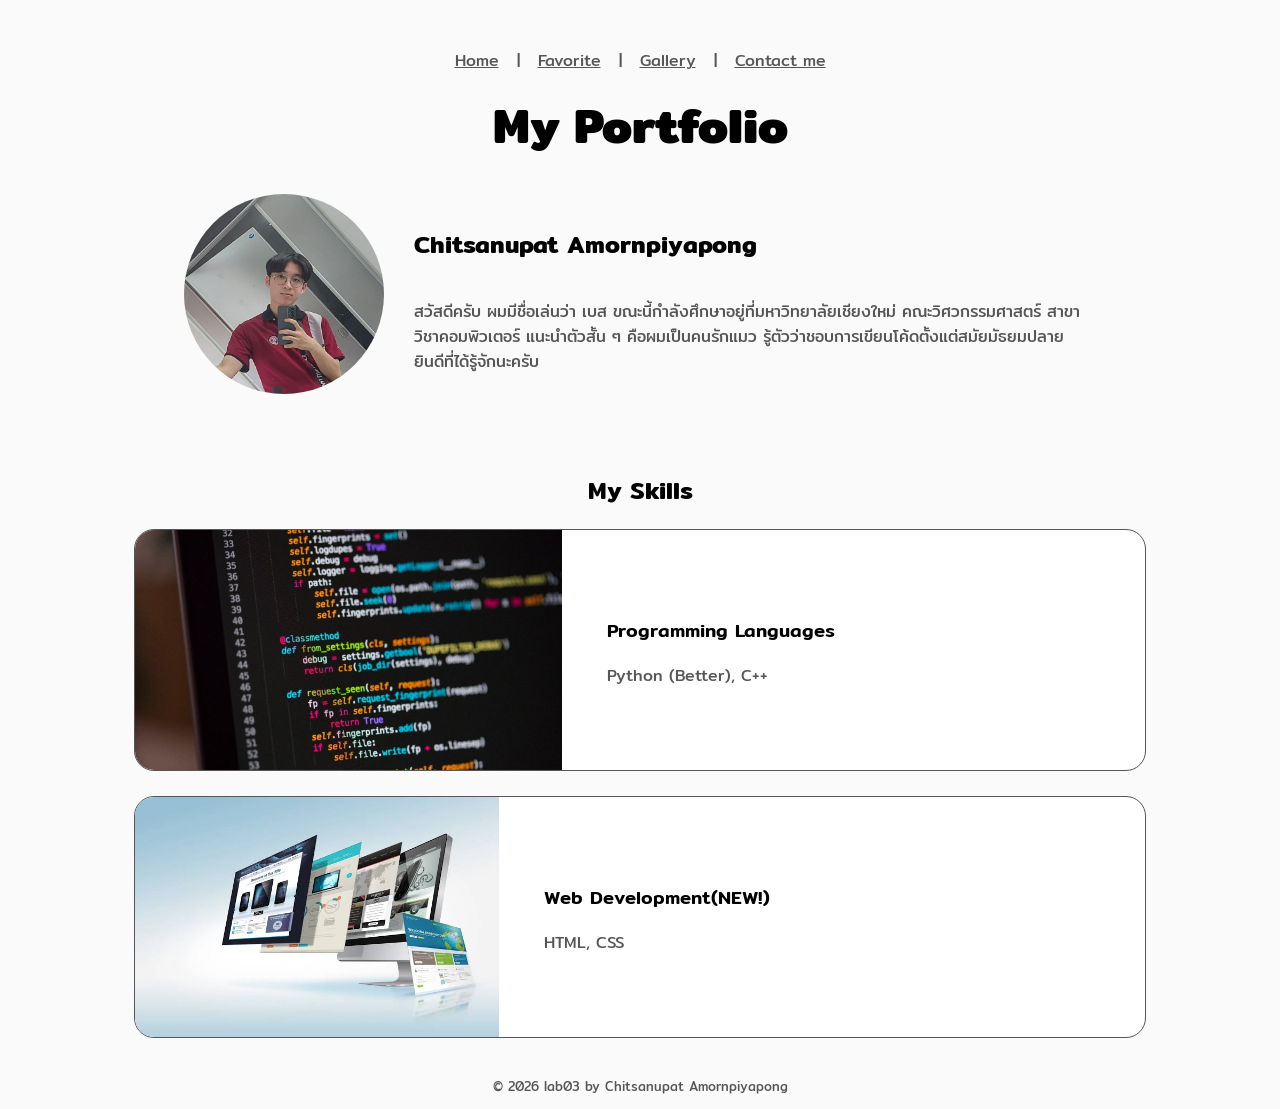
<file: index.html>
<!doctype html>
<html lang="en">
  <head>
    <meta charset="UTF-8" />
    <meta name="viewport" content="width=device-width, initial-scale=1.0" />
    <title>My Portfolio</title>
    <link rel="preconnect" href="https://fonts.googleapis.com" />
    <link rel="preconnect" href="https://fonts.gstatic.com" crossorigin />
    <link
      href="https://fonts.googleapis.com/css2?family=Mitr:wght@200;300;400;500;600;700&family=Playpen+Sans+Thai:wght@100..800&display=swap"
      rel="stylesheet"
    />
    <link rel="stylesheet" href="style.css" />
  </head>
  <body>
    <header>
      <p style="text-align: center; margin-top: 3em; height: 0.5em">
        <a href="index.html">Home</a> &nbsp; | &nbsp;
        <a href="favorite.html">Favorite</a> &nbsp; | &nbsp;
        <a href="gallery.html">Gallery</a> &nbsp; | &nbsp;
        <a href="contact.html">Contact me</a>
      </p>
      <h1 style="text-align: center; height: 0.5em">My Portfolio</h1>
    </header>

    <div class="profile-container">
      <div style="flex-shrink: 0">
        <img
          src="image/profile.jpg"
          alt="Profile Picture"
          class="profile-img"
        />
      </div>

      <div class="profile-detail">
        <h2>Chitsanupat Amornpiyapong</h2>
        <p>
          สวัสดีครับ ผมมีชื่อเล่นว่า เบส
          ขณะนี้กำลังศึกษาอยู่ที่มหาวิทยาลัยเชียงใหม่ คณะวิศวกรรมศาสตร์
          สาขาวิชาคอมพิวเตอร์ แนะนำตัวสั้น ๆ คือผมเป็นคนรักแมว
          รู้ตัวว่าชอบการเขียนโค้ดตั้งแต่สมัยมัธยมปลาย ยินดีที่ได้รู้จักนะครับ
        </p>
      </div>
    </div>

    <h2 style="text-align: center">My Skills</h2>
    <div class="card">
      <img src="image/coding.jpg" alt="coding" class="card-img" />
      <div class="gallery-content">
        <h3>Programming Languages</h3>
        <p>Python (Better), C++</p>
      </div>
    </div>
    &nbsp;
    <div class="card">
      <img src="image/web.jpg" alt="web" class="card-img" />
      <div class="gallery-content">
        <h3>Web Development(NEW!)</h3>
        <p>HTML, CSS</p>
      </div>
    </div>

    <footer style="text-align: center; margin-top: 3em; font-size: 0.8em">
      <p>&copy; 2026 lab03 by Chitsanupat Amornpiyapong</p>
    </footer>
  </body>
</html>
</file>
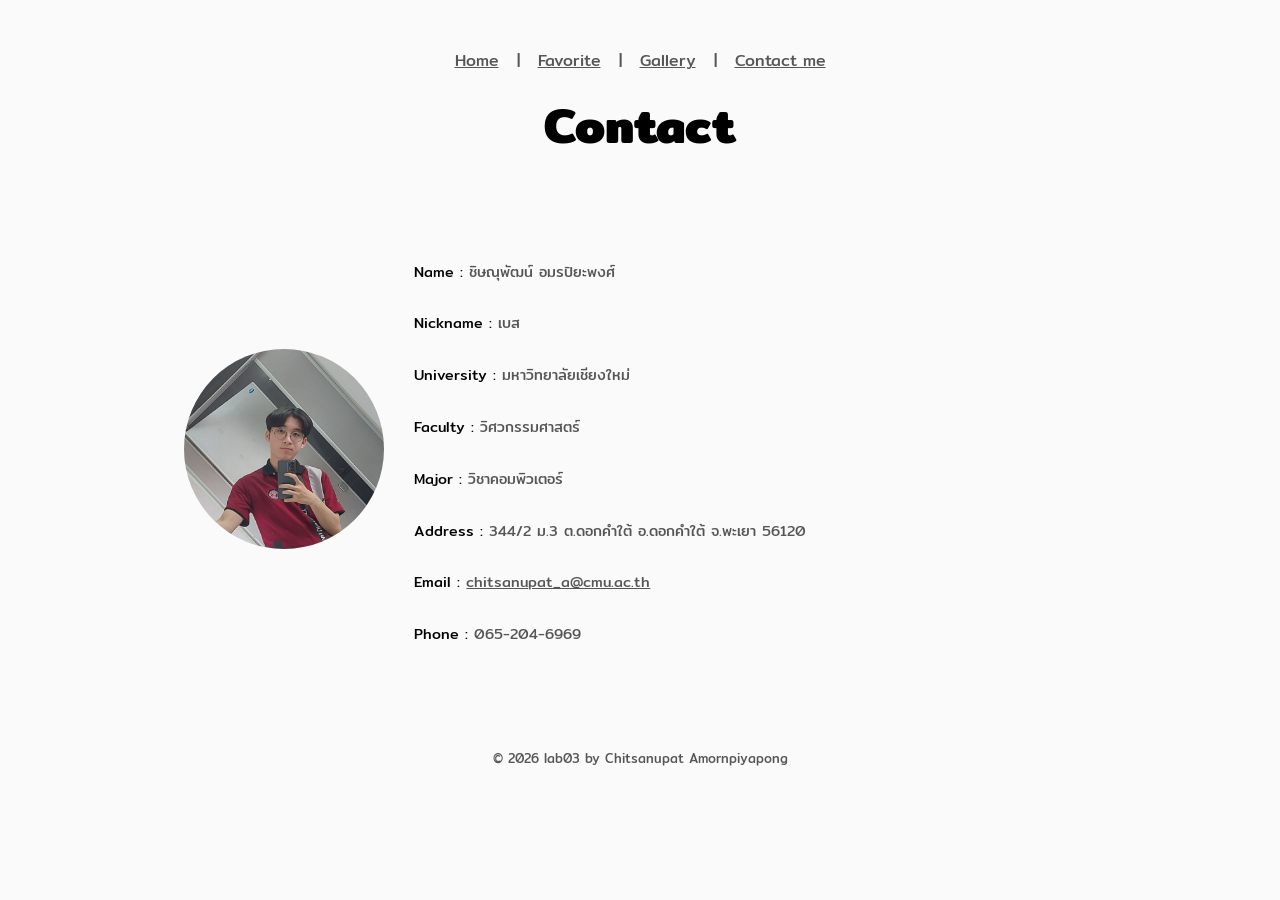
<file: contact.html>
<!doctype html>
<html lang="en">
  <head>
    <meta charset="UTF-8" />
    <meta name="viewport" content="width=device-width, initial-scale=1.0" />
    <title>My Portfolio</title>
    <link rel="preconnect" href="https://fonts.googleapis.com" />
    <link rel="preconnect" href="https://fonts.gstatic.com" crossorigin />
    <link
      href="https://fonts.googleapis.com/css2?family=Mitr:wght@200;300;400;500;600;700&family=Playpen+Sans+Thai:wght@100..800&display=swap"
      rel="stylesheet"
    />
    <link rel="stylesheet" href="style.css" />
  </head>
  <body>
    <header>
      <p style="text-align: center; margin-top: 3em; height: 0.5em">
        <a href="index.html">Home</a> &nbsp; | &nbsp;
        <a href="favorite.html">Favorite</a> &nbsp; | &nbsp;
        <a href="gallery.html">Gallery</a> &nbsp; | &nbsp;
        <a href="contact.html">Contact me</a>
      </p>
      <h1 style="text-align: center">Contact</h1>
    </header>

    <div class="profile-container">
      <div style="flex-shrink: 0">
        <img
          src="image/profile.jpg"
          alt="Profile Picture"
          class="profile-img"
        />
      </div>

      <div class="profile-detail" style="font-size: 0.9em">
        <p style="color: #000000">
          Name : <span style="color: #565656">ชิษณุพัฒน์ อมรปิยะพงศ์</span>
        </p>
        <p style="color: #000000">
          Nickname : <span style="color: #565656">เบส</span>
        </p>
        <p style="color: #000000">
          University : <span style="color: #565656">มหาวิทยาลัยเชียงใหม่</span>
        </p>
        <p style="color: #000000">
          Faculty : <span style="color: #565656">วิศวกรรมศาสตร์</span>
        </p>
        <p style="color: #000000">
          Major : <span style="color: #565656">วิชาคอมพิวเตอร์</span>
        </p>
        <p style="color: #000000">
          Address :
          <span style="color: #565656"
            >344/2 ม.3 ต.ดอกคำใต้ อ.ดอกคำใต้ จ.พะเยา 56120</span
          >
        </p>
        <p style="color: #000000">
          Email :
          <span style="color: #565656"
            ><a href="mailto:chitsanupat_a@cmu.ac.th"
              >chitsanupat_a@cmu.ac.th</a
            ></span
          >
        </p>
        <p style="color: #000000">
          Phone : <span style="color: #565656">065-204-6969</span>
        </p>
      </div>
    </div>

    <footer style="text-align: center; margin-top: 3em; font-size: 0.8em">
      <p>&copy; 2026 lab03 by Chitsanupat Amornpiyapong</p>
    </footer>
  </body>
</html>
</file>
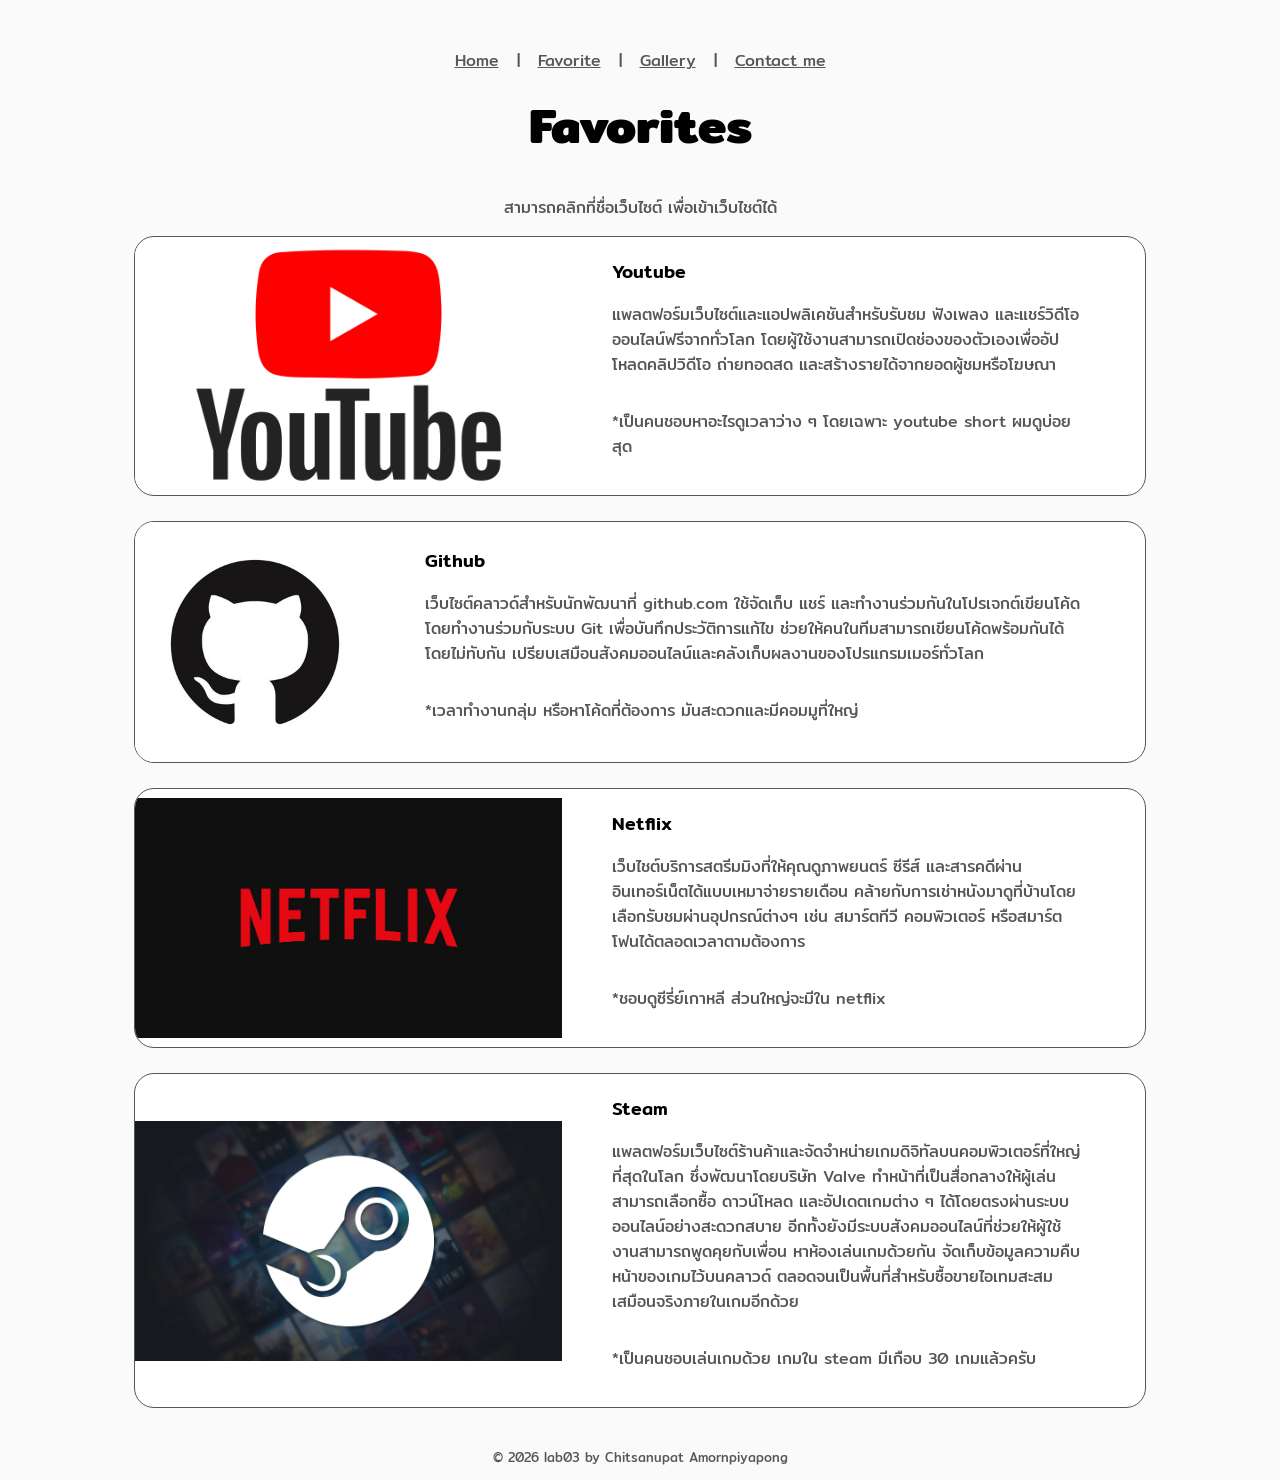
<file: favorite.html>
<!doctype html>
<html lang="en">
  <head>
    <meta charset="UTF-8" />
    <meta name="viewport" content="width=device-width, initial-scale=1.0" />
    <title>My Portfolio</title>
    <link rel="preconnect" href="https://fonts.googleapis.com" />
    <link rel="preconnect" href="https://fonts.gstatic.com" crossorigin />
    <link
      href="https://fonts.googleapis.com/css2?family=Mitr:wght@200;300;400;500;600;700&family=Playpen+Sans+Thai:wght@100..800&display=swap"
      rel="stylesheet"
    />
    <link rel="stylesheet" href="style.css" />
  </head>
  <body>
    <header>
      <p style="text-align: center; margin-top: 3em; height: 0.5em">
        <a href="index.html">Home</a> &nbsp; | &nbsp;
        <a href="favorite.html">Favorite</a> &nbsp; | &nbsp;
        <a href="gallery.html">Gallery</a> &nbsp; | &nbsp;
        <a href="contact.html">Contact me</a>
      </p>
      <h1 style="text-align: center">Favorites</h1>
      <p style="text-align: center">
        สามารถคลิกที่ชื่อเว็บไซต์ เพื่อเข้าเว็บไชต์ได้
      </p>
    </header>

    <div class="card">
      <img src="image/youtube.jpg" alt="youtube" class="card-img" />
      <div class="card-content">
        <a class="card-h3-a" href="https://youtube.com" target="_blank"
          >Youtube</a
        >
        <p>
          แพลตฟอร์มเว็บไซต์และแอปพลิเคชันสำหรับรับชม ฟังเพลง
          และแชร์วิดีโอออนไลน์ฟรีจากทั่วโลก
          โดยผู้ใช้งานสามารถเปิดช่องของตัวเองเพื่ออัปโหลดคลิปวิดีโอ ถ่ายทอดสด
          และสร้างรายได้จากยอดผู้ชมหรือโฆษณา
        </p>
        <p>*เป็นคนชอบหาอะไรดูเวลาว่าง ๆ โดยเฉพาะ youtube short ผมดูบ่อยสุด</p>
      </div>
    </div>
    &nbsp;
    <div class="card">
      <img src="image/github.jpg" alt="github" class="card-img" />
      <div class="card-content">
        <a class="card-h3-a" href="https://github.com" target="_blank"
          >Github</a
        >
        <p>
          เว็บไซต์คลาวด์สำหรับนักพัฒนาที่ github.com ใช้จัดเก็บ แชร์
          และทำงานร่วมกันในโปรเจกต์เขียนโค้ด โดยทำงานร่วมกับระบบ Git
          เพื่อบันทึกประวัติการแก้ไข
          ช่วยให้คนในทีมสามารถเขียนโค้ดพร้อมกันได้โดยไม่ทับกัน
          เปรียบเสมือนสังคมออนไลน์และคลังเก็บผลงานของโปรแกรมเมอร์ทั่วโลก
        </p>
        <p>*เวลาทำงานกลุ่ม หรือหาโค้ดที่ต้องการ มันสะดวกและมีคอมมูที่ใหญ่</p>
      </div>
    </div>
    &nbsp;
    <div class="card">
      <img src="image/netflix.jpg" alt="netflix" class="card-img" />
      <div class="card-content">
        <a class="card-h3-a" href="https://netflix.com" target="_blank"
          >Netflix</a
        >
        <p>
          เว็บไชต์บริการสตรีมมิงที่ให้คุณดูภาพยนตร์ ซีรีส์
          และสารคดีผ่านอินเทอร์เน็ตได้แบบเหมาจ่ายรายเดือน
          คล้ายกับการเช่าหนังมาดูที่บ้านโดยเลือกรับชมผ่านอุปกรณ์ต่างๆ เช่น
          สมาร์ตทีวี คอมพิวเตอร์ หรือสมาร์ตโฟนได้ตลอดเวลาตามต้องการ
        </p>
        <p>*ชอบดูซีรี่ย์เกาหลี ส่วนใหญ่จะมีใน netflix</p>
      </div>
    </div>
    &nbsp;
    <div class="card">
      <img src="image/steam.jpg" alt="steam" class="card-img" />
      <div class="card-content">
        <a
          class="card-h3-a"
          href="https://store.steampowered.com"
          target="_blank"
          >Steam</a
        >
        <p>
          แพลตฟอร์มเว็บไซต์ร้านค้าและจัดจำหน่ายเกมดิจิทัลบนคอมพิวเตอร์ที่ใหญ่ที่สุดในโลก
          ซึ่งพัฒนาโดยบริษัท Valve
          ทำหน้าที่เป็นสื่อกลางให้ผู้เล่นสามารถเลือกซื้อ ดาวน์โหลด
          และอัปเดตเกมต่าง ๆ ได้โดยตรงผ่านระบบออนไลน์อย่างสะดวกสบาย
          อีกทั้งยังมีระบบสังคมออนไลน์ที่ช่วยให้ผู้ใช้งานสามารถพูดคุยกับเพื่อน
          หาห้องเล่นเกมด้วยกัน จัดเก็บข้อมูลความคืบหน้าของเกมไว้บนคลาวด์
          ตลอดจนเป็นพื้นที่สำหรับซื้อขายไอเทมสะสมเสมือนจริงภายในเกมอีกด้วย
        </p>
        <p>*เป็นคนชอบเล่นเกมด้วย เกมใน steam มีเกือบ 30 เกมแล้วครับ</p>
      </div>
    </div>

    <footer style="text-align: center; margin-top: 3em; font-size: 0.8em">
      <p>&copy; 2026 lab03 by Chitsanupat Amornpiyapong</p>
    </footer>
  </body>
</html>
</file>
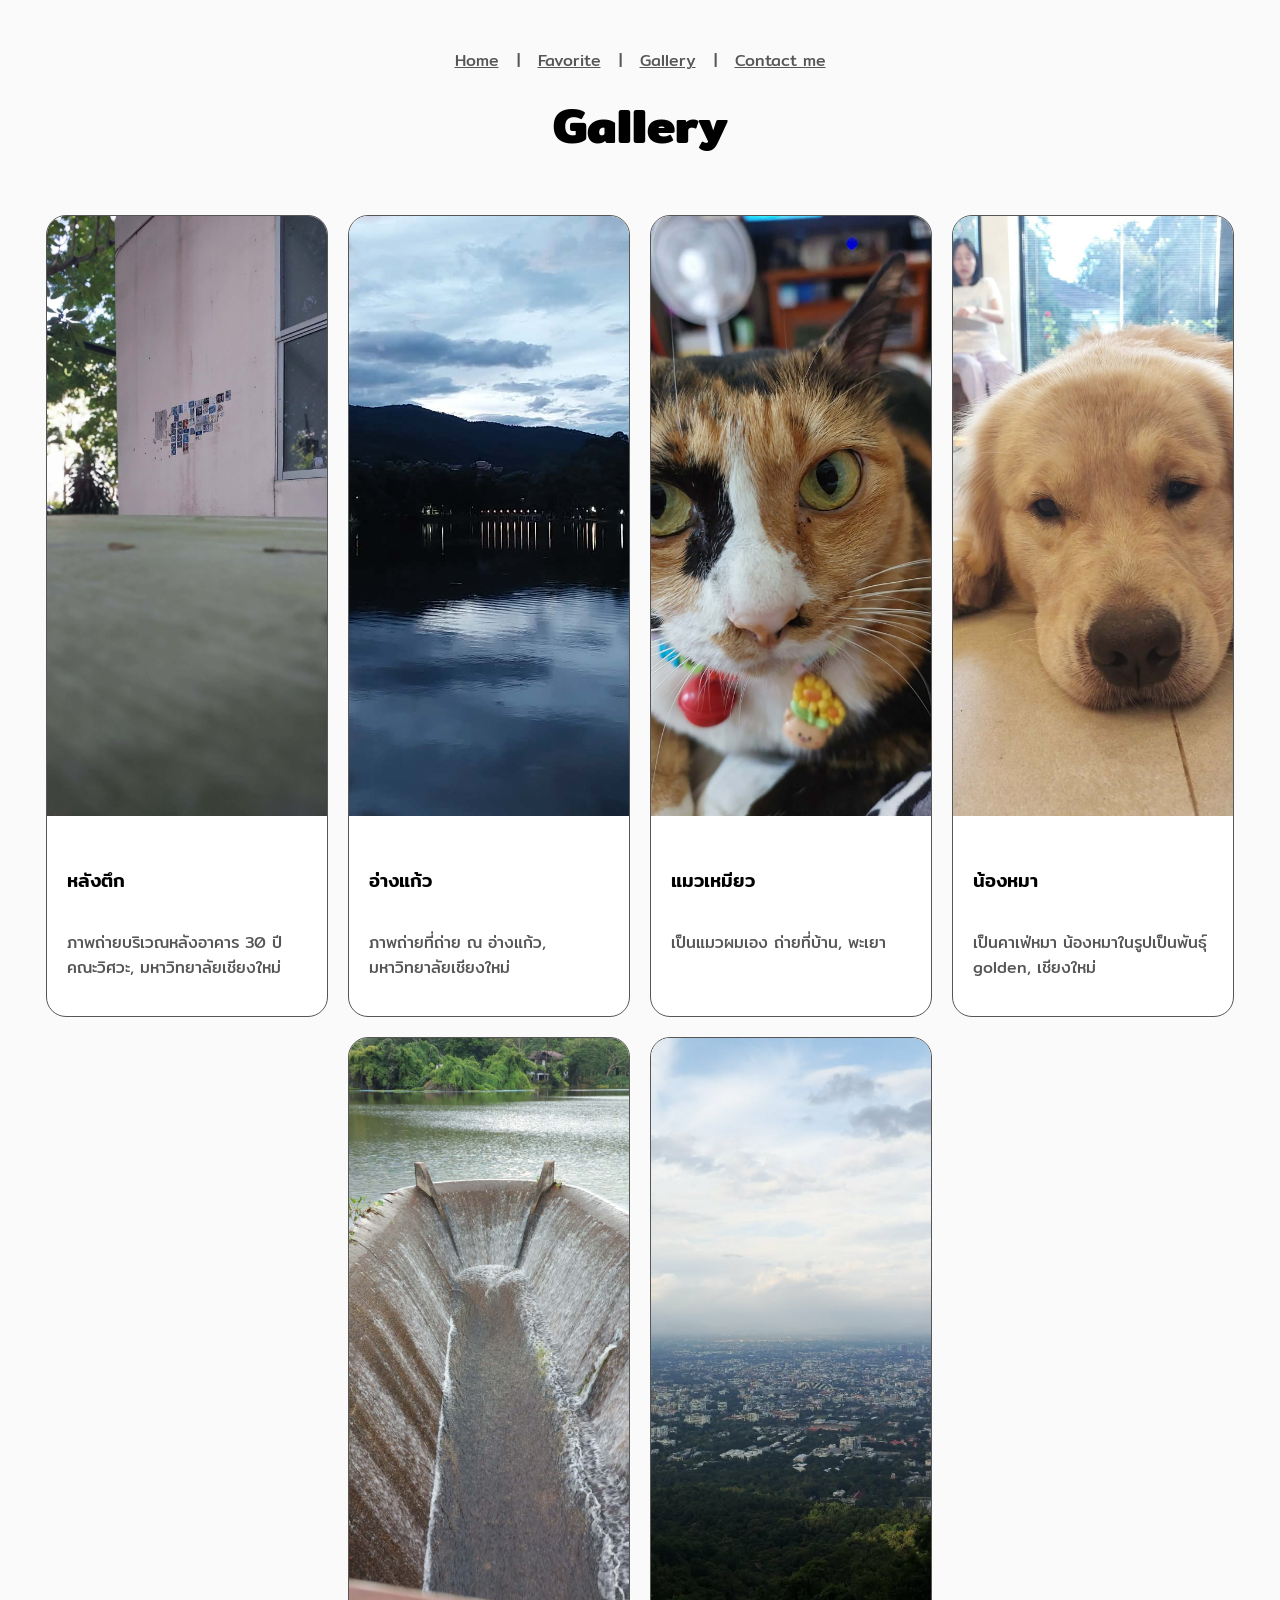
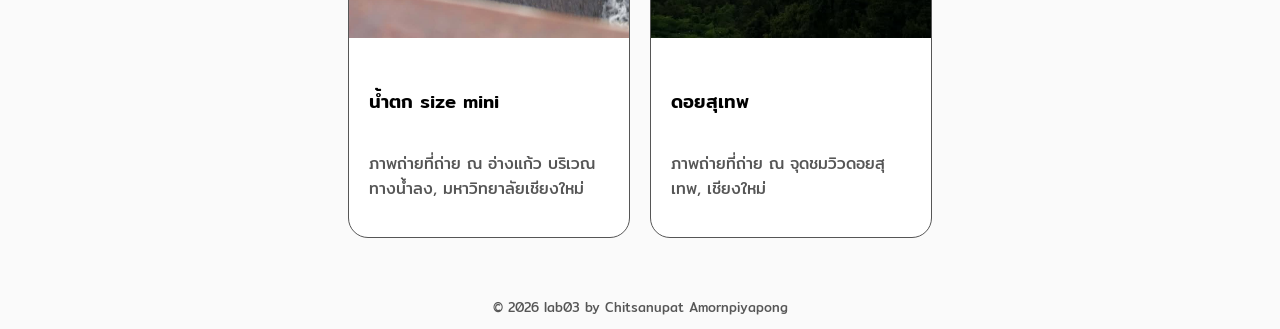
<file: gallery.html>
<!doctype html>
<html lang="en">
  <head>
    <meta charset="UTF-8" />
    <meta name="viewport" content="width=device-width, initial-scale=1.0" />
    <title>My Portfolio</title>
    <link rel="preconnect" href="https://fonts.googleapis.com" />
    <link rel="preconnect" href="https://fonts.gstatic.com" crossorigin />
    <link
      href="https://fonts.googleapis.com/css2?family=Mitr:wght@200;300;400;500;600;700&family=Playpen+Sans+Thai:wght@100..800&display=swap"
      rel="stylesheet"
    />
    <link rel="stylesheet" href="style.css" />
  </head>
  <body>
    <header>
      <p style="text-align: center; margin-top: 3em; height: 0.5em">
        <a href="index.html">Home</a> &nbsp; | &nbsp;
        <a href="favorite.html">Favorite</a> &nbsp; | &nbsp;
        <a href="gallery.html">Gallery</a> &nbsp; | &nbsp;
        <a href="contact.html">Contact me</a>
      </p>
      <h1 style="text-align: center">Gallery</h1>
    </header>
    <div class="gallery-container">
      <div class="gallery-card">
        <img src="image/picture1.jpg" alt="picture1" class="gallery-img" />
        <div class="card-content">
          <h3>หลังตึก</h3>
          <p>ภาพถ่ายบริเวณหลังอาคาร 30 ปี คณะวิศวะ, มหาวิทยาลัยเชียงใหม่</p>
        </div>
      </div>
      <div class="gallery-card">
        <img src="image/picture2.jpg" alt="picture2" class="gallery-img" />
        <div class="card-content">
          <h3>อ่างแก้ว</h3>
          <p>ภาพถ่ายที่ถ่าย ณ อ่างแก้ว, มหาวิทยาลัยเชียงใหม่</p>
        </div>
      </div>
      <div class="gallery-card">
        <img src="image/picture3.jpg" alt="picture3" class="gallery-img" />
        <div class="card-content">
          <h3>แมวเหมียว</h3>
          <p>เป็นแมวผมเอง ถ่ายที่บ้าน, พะเยา</p>
        </div>
      </div>
      <div class="gallery-card">
        <img src="image/picture4.jpg" alt="picture4" class="gallery-img" />
        <div class="card-content">
          <h3>น้องหมา</h3>
          <p>เป็นคาเฟ่หมา น้องหมาในรูปเป็นพันธุ์ golden, เชียงใหม่</p>
        </div>
      </div>
      <div class="gallery-card">
        <img src="image/picture5.jpg" alt="picture5" class="gallery-img" />
        <div class="card-content">
          <h3>น้ำตก size mini</h3>
          <p>ภาพถ่ายที่ถ่าย ณ อ่างแก้ว บริเวณทางน้ำลง, มหาวิทยาลัยเชียงใหม่</p>
        </div>
      </div>
      <div class="gallery-card">
        <img src="image/picture6.jpg" alt="picture6" class="gallery-img" />
        <div class="card-content">
          <h3>ดอยสุเทพ</h3>
          <p>ภาพถ่ายที่ถ่าย ณ จุดชมวิวดอยสุเทพ, เชียงใหม่</p>
        </div>
      </div>
    </div>

    <footer style="text-align: center; margin-top: 3em; font-size: 0.8em">
      <p>&copy; 2026 lab03 by Chitsanupat Amornpiyapong</p>
    </footer>
  </body>
</html>
</file>
<file: style.css>
.container {
  margin: 0 auto;
  max-width: 800px;
  padding: 20px;
  border: 4px solid #818181;
  background-color: #e4e4e4;
  border-radius: 15px;
}

.profile-container {
  display: flex;
  align-items: center;
  padding: 50px;
  gap: 30px;
  margin: 0 10% 0 10%;
}

.profile-img {
  height: 200px;
  width: 200px;
  border-radius: 50%;
  object-fit: cover;
}

.profile-detail {
  display: flex;
  flex-direction: column;
  flex-wrap: wrap;
  justify-content: center;
}

.gallery-container {
  display: flex;
  flex-direction: row;
  flex-wrap: wrap;
  justify-content: center;
  gap: 20px;
  padding: 20px;
}

.gallery-card {
  display: flex;
  flex-direction: column;
  background-color: #ffffff;
  width: 280px;
  margin: 0;
  border-radius: 20px;
  overflow: hidden;
  border: 1px solid #565656;
  gap: 10px;
}

.gallery-img {
  width: 300px;
  height: 600px;
  object-fit: cover;
}

.gallery-content {
  padding: 15px;
}

.card {
  display: flex;
  align-items: center;
  background-color: #ffffff;
  padding-right: 40px;
  margin: 0 10% 0 10%;
  border-radius: 20px;
  overflow: hidden;
  border: 1px solid #565656;
  gap: 30px;
}

.card-img {
  height: 100%;
  max-height: 240px;
  object-fit: cover;
  flex-shrink: 0;
}

.card-content {
  display: flex;
  flex-direction: column;
  flex-wrap: wrap;
  text-align: left;
  margin: 20px;
}

.card-h3-a {
  font-weight: 500;
  font-weight: 500;
  font-size: large;
  text-decoration: none;
  color: black;
}

body {
  font-family: "Mitr", sans-serif;
  background-color: #fafafa;
}

h1 {
  font-weight: 700;
  font-size: 3rem;
}
h2 {
  font-weight: 600;
}
h3 {
  font-weight: 500;
}
h4 {
  font-weight: 400;
}
h5 {
  font-weight: 300;
}
h6 {
  font-weight: 200;
}
p {
  font-weight: 400;
  color: #565656;
}
span {
  font-weight: 400;
  color: #565656;
}
a {
  color: #565656;
}

@media (max-width: 768px) {
  .profile-container {
    flex-direction: column;
    text-align: center;
  }
  img.card-img {
    display: none;
  }
}
</file>
